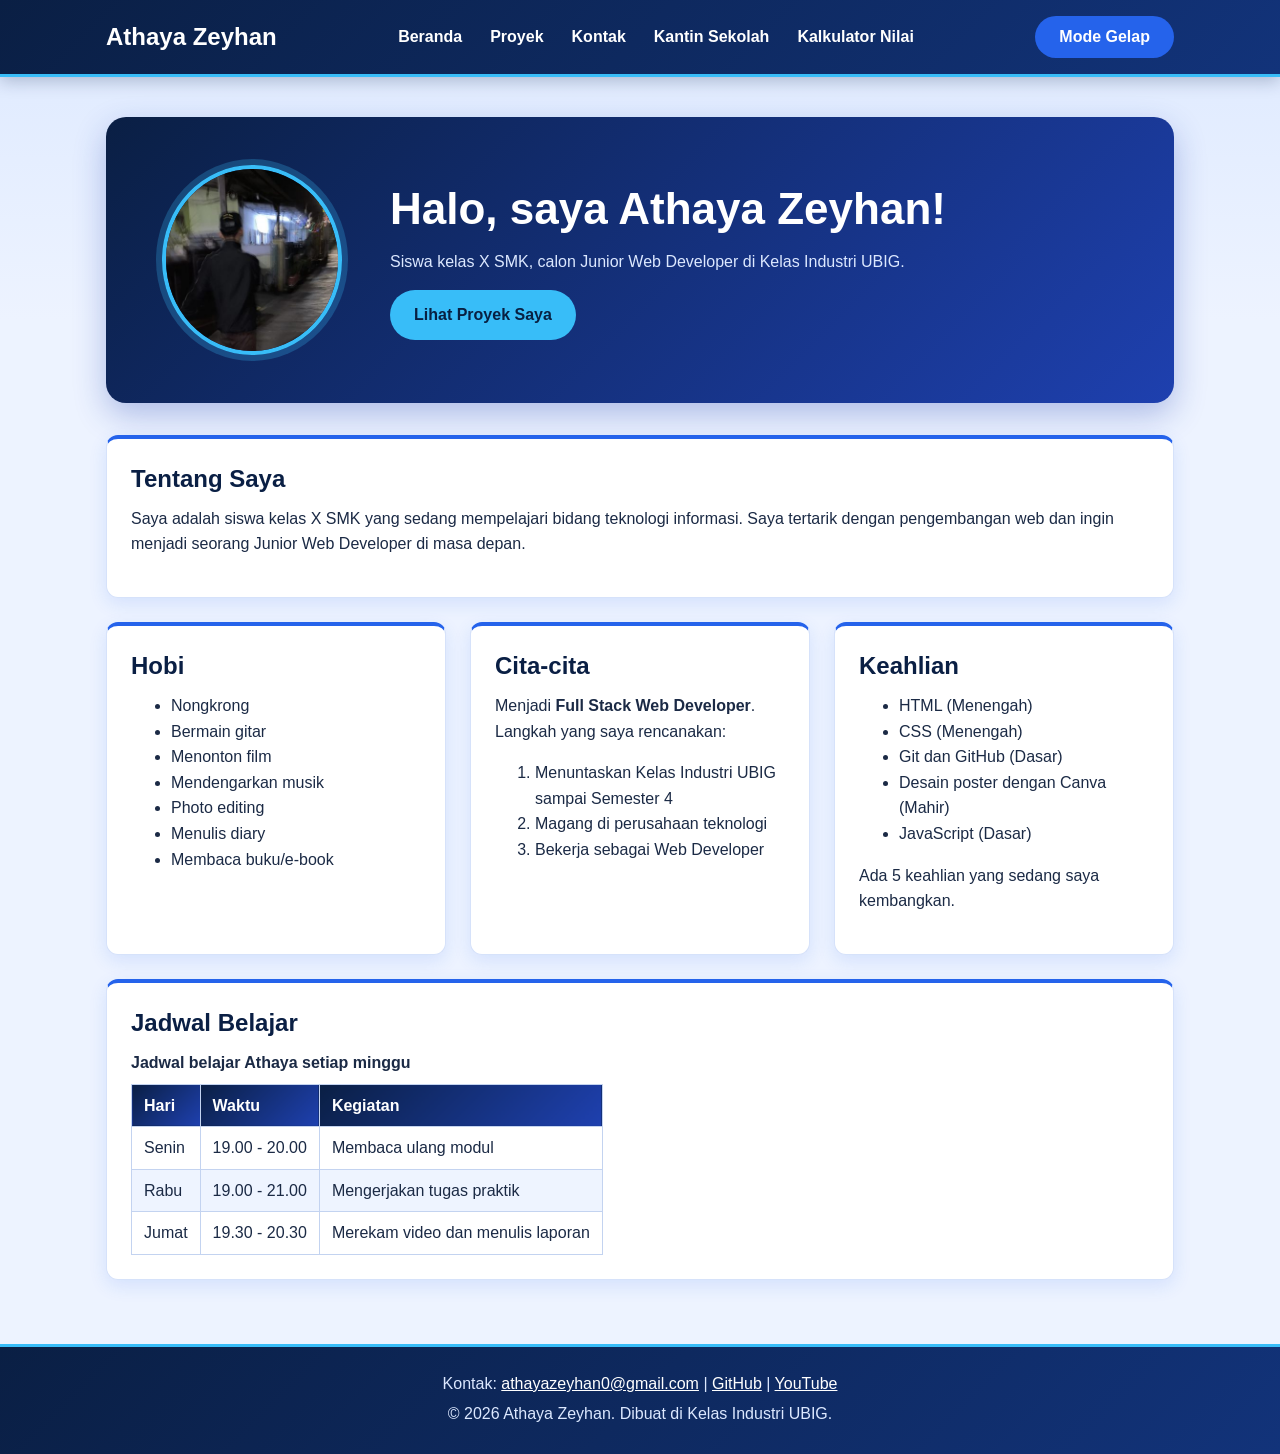
<file: index.html>
<!DOCTYPE html>
<html lang="id">
<head>
  <meta charset="UTF-8">
  <meta name="viewport" content="width=device-width, initial-scale=1.0">
  <meta name="description" content="Portofolio Athaya Zeyhan, siswa SMK dan calon Junior Web Developer. Kenali profil, keahlian HTML, CSS, JavaScript, proyek web, dan perjalanan belajar saya.">
  <meta name="author" content="Athaya Zeyhan">
  <meta name="theme-color" content="#1D3557">
  <meta property="og:type" content="profile">
  <meta property="og:locale" content="id_ID">
  <meta property="og:title" content="Athaya Zeyhan | Portofolio Web Developer Pemula">
  <meta property="og:description" content="Profil, keahlian, proyek web, dan perjalanan belajar Athaya Zeyhan di bidang pengembangan web.">
  <meta name="twitter:card" content="summary">
  <meta name="twitter:title" content="Athaya Zeyhan | Portofolio Web Developer Pemula">
  <meta name="twitter:description" content="Profil, keahlian, proyek web, dan perjalanan belajar Athaya Zeyhan di bidang pengembangan web.">
  <title>Athaya Zeyhan | Portofolio Web Developer Pemula</title>
  <link rel="icon" href="Athaya.jpeg" type="image/jpeg">
  <link rel="stylesheet" href="css/style.css">
  <script src="js/main.js" defer></script>
  <script type="application/ld+json">
    {
      "@context": "https://schema.org",
      "@type": "Person",
      "name": "Athaya Zeyhan",
      "description": "Siswa SMK yang sedang belajar pengembangan web dan bercita-cita menjadi Junior Web Developer.",
      "image": "Athaya-360.jpg",
      "sameAs": [
        "https://github.com/Athaya17",
        "https://www.youtube.com/@AthayaZeyhan-j3u"
      ],
      "knowsAbout": ["HTML", "CSS", "JavaScript", "Pengembangan web"]
    }
  </script>
</head>
<body>
  <header>
    <div class="container navbar">
      <a class="brand" href="index.html">Athaya Zeyhan</a>
      <nav class="menu-laptop" aria-label="Navigasi utama">
        <ul>
          <li><a href="index.html" aria-current="page">Beranda</a></li>
          <li><a href="proyek.html">Proyek</a></li>
          <li><a href="kontak.html">Kontak</a></li>
          <li><a href="kantinsekolah.html">Kantin Sekolah</a></li>
          <li><a href="kalkulator.html">Kalkulator Nilai</a></li>
        </ul>
      </nav>
      <!-- Tantangan: menu ponsel yang bisa dibuka-tutup -->
      <details class="menu-ponsel">
        <summary>Menu</summary>
        <nav aria-label="Navigasi utama">
          <ul>
            <li><a href="index.html" aria-current="page">Beranda</a></li>
            <li><a href="proyek.html">Proyek</a></li>
            <li><a href="kontak.html">Kontak</a></li>
            <li><a href="kantinsekolah.html">Kantin Sekolah</a></li>
            <li><a href="kalkulator.html">Kalkulator Nilai</a></li>
          </ul>
        </nav>
      </details>
      <button type="button" id="tombol-tema" aria-label="Mode Gelap: ubah tema halaman">Mode Gelap</button>
    </div>
  </header>

  <main>
    <div class="container">
      <section class="hero">
        <img src="Athaya-360.jpg" srcset="Athaya-360.jpg 360w, Athaya.jpeg 1132w" sizes="180px" alt="Foto profil Athaya Zeyhan" width="180" height="190" fetchpriority="high">
        <div>
          <h1>Halo, saya Athaya Zeyhan!</h1>
          <p>Siswa kelas X SMK, calon Junior Web Developer di Kelas Industri UBIG.</p>
          <a href="proyek.html" class="tombol">Lihat Proyek Saya</a>
        </div>
      </section>

      <section class="kartu">
        <h2>Tentang Saya</h2>
        <p>Saya adalah siswa kelas X SMK yang sedang mempelajari bidang teknologi informasi. Saya tertarik dengan pengembangan web dan ingin menjadi seorang Junior Web Developer di masa depan.</p>
      </section>

      <div class="daftar-kartu">
        <section class="kartu">
          <h2>Hobi</h2>
          <ul>
            <li>Nongkrong</li>
            <li>Bermain gitar</li>
            <li>Menonton film</li>
            <li>Mendengarkan musik</li>
            <li>Photo editing</li>
            <li>Menulis diary</li>
            <li>Membaca buku/e-book</li>
          </ul>
        </section>

        <section class="kartu">
          <h2>Cita-cita</h2>
          <p>Menjadi <strong>Full Stack Web Developer</strong>. Langkah yang saya rencanakan:</p>
          <ol>
            <li>Menuntaskan Kelas Industri UBIG sampai Semester 4</li>
            <li>Magang di perusahaan teknologi</li>
            <li>Bekerja sebagai Web Developer</li>
          </ol>
        </section>

        <section class="kartu">
          <h2>Keahlian</h2>
          <ul id="daftar-skill"></ul>
          <p id="jumlah-skill"></p>
        </section>
      </div>

      <section class="kartu">
        <h2>Jadwal Belajar</h2>
        <table>
          <caption>Jadwal belajar Athaya setiap minggu</caption>
          <thead>
            <tr>
              <th>Hari</th>
              <th>Waktu</th>
              <th>Kegiatan</th>
            </tr>
          </thead>
          <tbody>
            <tr>
              <td>Senin</td>
              <td>19.00 - 20.00</td>
              <td>Membaca ulang modul</td>
            </tr>
            <tr>
              <td>Rabu</td>
              <td>19.00 - 21.00</td>
              <td>Mengerjakan tugas praktik</td>
            </tr>
            <tr>
              <td>Jumat</td>
              <td>19.30 - 20.30</td>
              <td>Merekam video dan menulis laporan</td>
            </tr>
          </tbody>
        </table>
      </section>
    </div>
  </main>

  <footer>
    <p>Kontak: <a href="mailto:athayazeyhan0@gmail.com">athayazeyhan0@gmail.com</a> |
      <a href="https://github.com/Athaya17" target="_blank" rel="noopener noreferrer">GitHub</a> |
      <a href="https://www.youtube.com/@AthayaZeyhan-j3u" target="_blank" rel="noopener noreferrer">YouTube</a></p>
    <p>&copy; 2026 Athaya Zeyhan. Dibuat di Kelas Industri UBIG.</p>
  </footer>
</body>
</html>
</file>
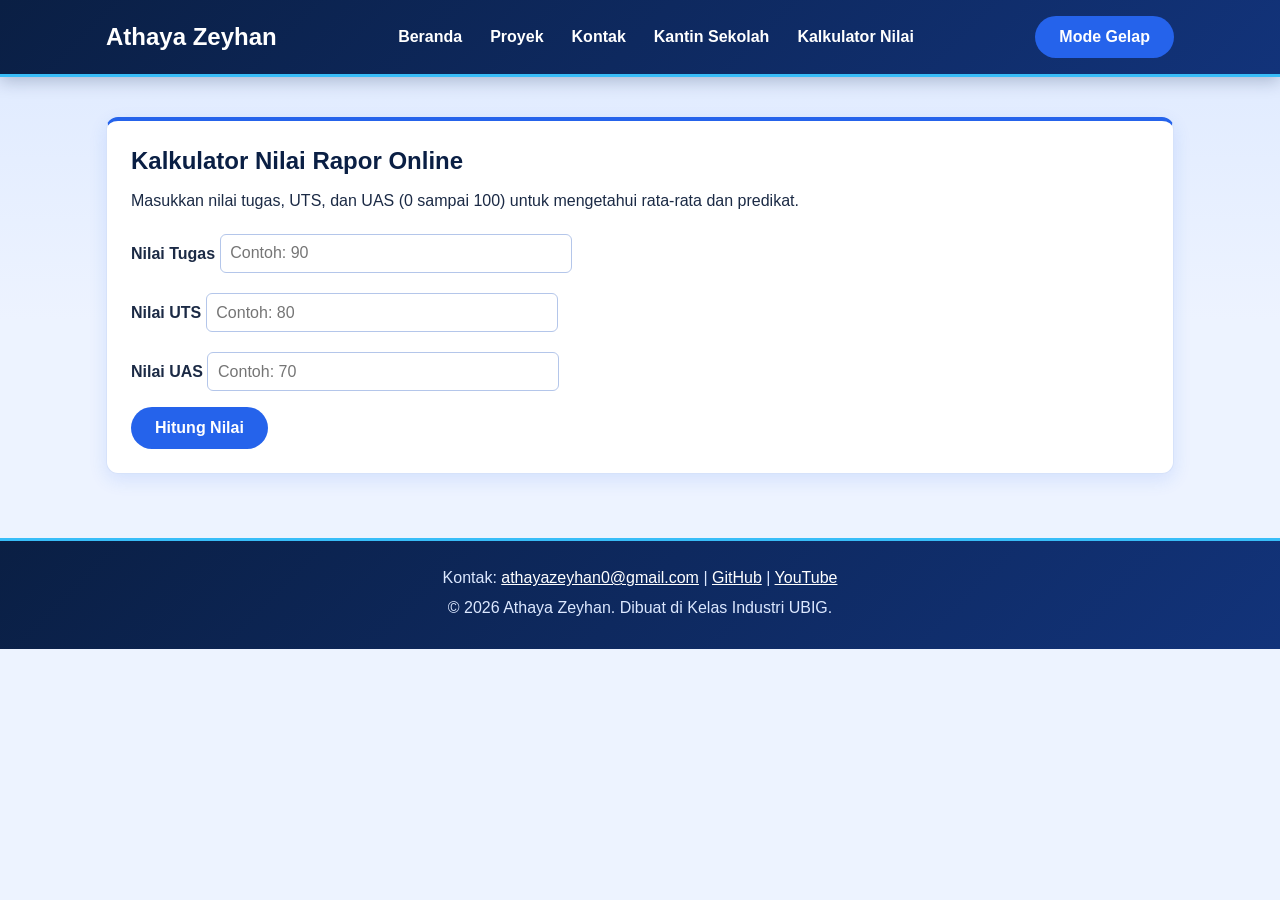
<file: kalkulator.html>
<!DOCTYPE html>
<html lang="id">
<head>
  <meta charset="UTF-8">
  <meta name="viewport" content="width=device-width, initial-scale=1.0">
  <meta name="description" content="Gunakan kalkulator nilai rapor online untuk menghitung rata-rata nilai tugas, UTS, dan UAS beserta predikatnya.">
  <meta name="author" content="Athaya Zeyhan">
  <meta name="theme-color" content="#1D3557">
  <meta property="og:type" content="website">
  <meta property="og:locale" content="id_ID">
  <meta property="og:title" content="Kalkulator Nilai Rapor Online | Athaya Zeyhan">
  <meta property="og:description" content="Hitung rata-rata nilai tugas, UTS, dan UAS serta lihat predikat nilai dengan mudah.">
  <meta name="twitter:card" content="summary">
  <meta name="twitter:title" content="Kalkulator Nilai Rapor Online | Athaya Zeyhan">
  <meta name="twitter:description" content="Hitung rata-rata nilai tugas, UTS, dan UAS serta lihat predikat nilai dengan mudah.">
  <title>Kalkulator Nilai Rapor Online | Athaya Zeyhan</title>
  <link rel="icon" href="Athaya.jpeg" type="image/jpeg">
  <link rel="stylesheet" href="css/style.css">
  <script src="js/main.js" defer></script>
  <script src="js/kalkulator.js" defer></script>
</head>
<body>
  <header>
    <div class="container navbar">
      <a class="brand" href="index.html">Athaya Zeyhan</a>
      <nav class="menu-laptop" aria-label="Navigasi utama">
        <ul>
          <li><a href="index.html">Beranda</a></li>
          <li><a href="proyek.html">Proyek</a></li>
          <li><a href="kontak.html">Kontak</a></li>
          <li><a href="kantinsekolah.html">Kantin Sekolah</a></li>
          <li><a href="kalkulator.html" aria-current="page">Kalkulator Nilai</a></li>
        </ul>
      </nav>
      <details class="menu-ponsel">
        <summary>Menu</summary>
        <nav aria-label="Navigasi utama">
          <ul>
            <li><a href="index.html">Beranda</a></li>
            <li><a href="proyek.html">Proyek</a></li>
            <li><a href="kontak.html">Kontak</a></li>
            <li><a href="kantinsekolah.html">Kantin Sekolah</a></li>
            <li><a href="kalkulator.html" aria-current="page">Kalkulator Nilai</a></li>
          </ul>
        </nav>
      </details>
      <button type="button" id="tombol-tema" aria-label="Mode Gelap: ubah tema halaman">Mode Gelap</button>
    </div>
  </header>

  <main>
    <div class="container">
      <section class="kartu kontak-card">
        <h1>Kalkulator Nilai Rapor Online</h1>
        <p class="pengantar">Masukkan nilai tugas, UTS, dan UAS (0 sampai 100) untuk mengetahui rata-rata dan predikat.</p>

        <form id="form-kalkulator">
          <div class="form-grid">
            <p class="form-field">
              <label for="tugas">Nilai Tugas</label>
              <input type="number" id="tugas" name="tugas" min="0" max="100" step="any" placeholder="Contoh: 90" required>
            </p>
            <p class="form-field">
              <label for="uts">Nilai UTS</label>
              <input type="number" id="uts" name="uts" min="0" max="100" step="any" placeholder="Contoh: 80" required>
            </p>
            <p class="form-field">
              <label for="uas">Nilai UAS</label>
              <input type="number" id="uas" name="uas" min="0" max="100" step="any" placeholder="Contoh: 70" required>
            </p>
          </div>
          <button type="submit">Hitung Nilai</button>
          <p class="form-status" id="hasil-kalkulator" aria-live="polite" hidden></p>
        </form>
      </section>
    </div>
  </main>

  <footer>
    <p>Kontak: <a href="mailto:athayazeyhan0@gmail.com">athayazeyhan0@gmail.com</a> |
      <a href="https://github.com/Athaya17" target="_blank" rel="noopener noreferrer">GitHub</a> |
      <a href="https://youtube.com/@ilham1212-j1l?si=qXObnCH-qGrHHFki" target="_blank" rel="noopener noreferrer">YouTube</a></p>
    <p>&copy; 2026 Athaya Zeyhan. Dibuat di Kelas Industri UBIG.</p>
  </footer>
</body>
</html>
</file>
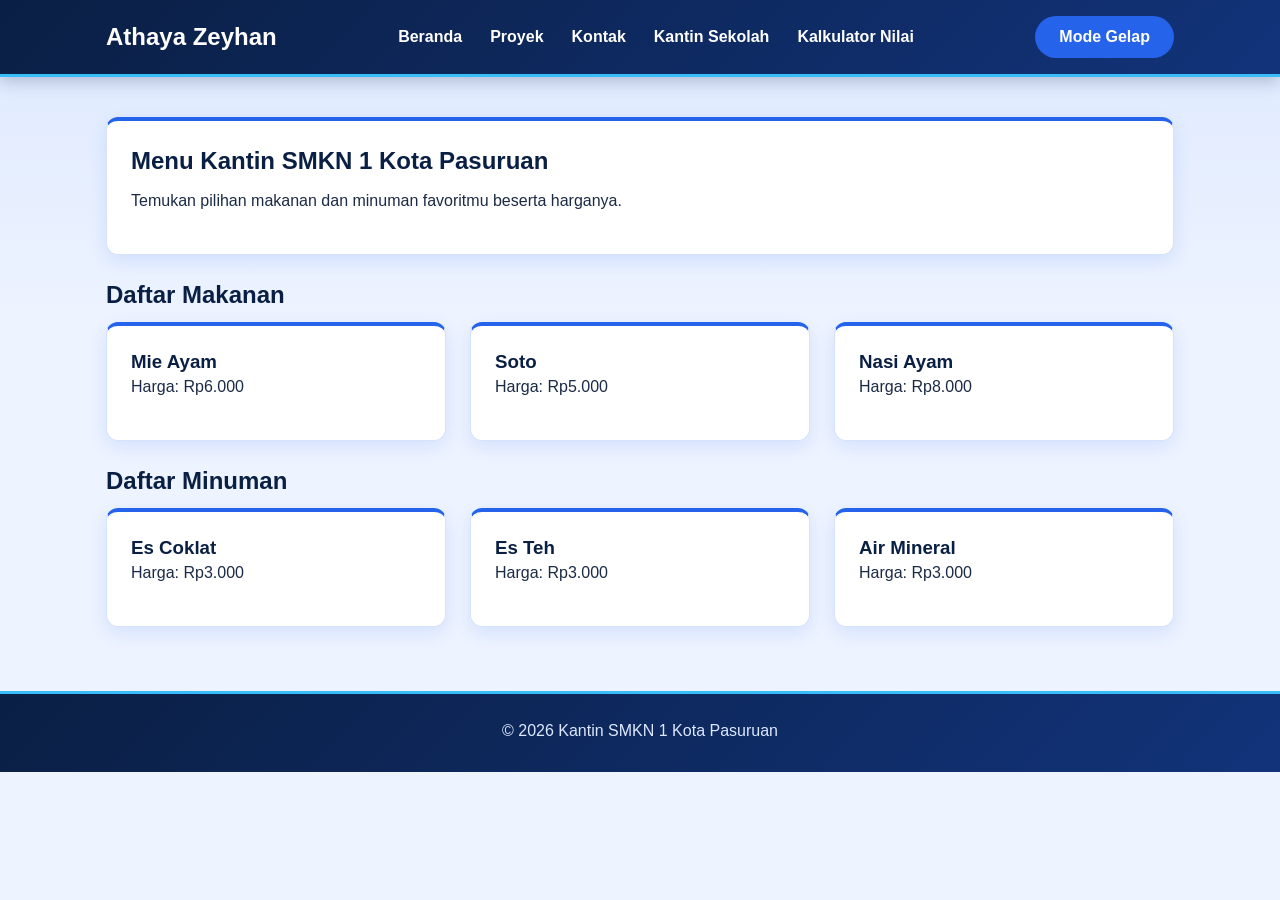
<file: kantinsekolah.html>
<!DOCTYPE html>
<html lang="id">
<head>
    <meta charset="UTF-8">
    <meta name="viewport" content="width=device-width, initial-scale=1.0">
    <meta name="description" content="Lihat daftar makanan dan minuman beserta harga di kantin sekolah SMKN 1 Kota Pasuruan.">
    <meta name="author" content="Athaya Zeyhan">
    <meta name="theme-color" content="#1D3557">
    <meta property="og:type" content="website">
    <meta property="og:locale" content="id_ID">
    <meta property="og:title" content="Menu Kantin Sekolah | SMKN 1 Kota Pasuruan">
    <meta property="og:description" content="Daftar pilihan makanan dan minuman di kantin SMKN 1 Kota Pasuruan.">
    <meta name="twitter:card" content="summary">
    <meta name="twitter:title" content="Menu Kantin Sekolah | SMKN 1 Kota Pasuruan">
    <meta name="twitter:description" content="Daftar pilihan makanan dan minuman di kantin SMKN 1 Kota Pasuruan.">
    <title>Menu Kantin Sekolah | SMKN 1 Kota Pasuruan</title>
    <link rel="icon" href="Athaya.jpeg" type="image/jpeg">
    <link rel="stylesheet" href="css/style.css">
    <script src="js/latihan.js" defer></script>
    <script src="js/logika.js" defer></script>
    <script src="js/main.js" defer></script>
</head>
<body>

    <header>
        <div class="container navbar">
            <a class="brand" href="index.html">Athaya Zeyhan</a>
            <nav class="menu-laptop" aria-label="Navigasi utama">
                <ul>
                    <li><a href="index.html">Beranda</a></li>
                    <li><a href="proyek.html">Proyek</a></li>
                    <li><a href="kontak.html">Kontak</a></li>
                    <li><a href="kantinsekolah.html" aria-current="page">Kantin Sekolah</a></li>
                    <li><a href="kalkulator.html">Kalkulator Nilai</a></li>
                </ul>
            </nav>
            <details class="menu-ponsel">
                <summary>Menu</summary>
                <nav aria-label="Navigasi utama">
                    <ul>
                        <li><a href="index.html">Beranda</a></li>
                        <li><a href="proyek.html">Proyek</a></li>
                        <li><a href="kontak.html">Kontak</a></li>
                        <li><a href="kantinsekolah.html" aria-current="page">Kantin Sekolah</a></li>
                        <li><a href="kalkulator.html">Kalkulator Nilai</a></li>
                    </ul>
                </nav>
            </details>
            <button type="button" id="tombol-tema" aria-label="Mode Gelap: ubah tema halaman">Mode Gelap</button>
        </div>
    </header>

    <main>
        <div class="container">
            <section class="kartu">
                <h1>Menu Kantin SMKN 1 Kota Pasuruan</h1>
                <p>Temukan pilihan makanan dan minuman favoritmu beserta harganya.</p>
            </section>

            <section>
                <h2>Daftar Makanan</h2>
                <div class="daftar-kartu">
                    <article class="kartu">
                        <h3>Mie Ayam</h3>
                        <p>Harga: Rp6.000</p>
                    </article>
                    <article class="kartu">
                        <h3>Soto</h3>
                        <p>Harga: Rp5.000</p>
                    </article>
                    <article class="kartu">
                        <h3>Nasi Ayam</h3>
                        <p>Harga: Rp8.000</p>
                    </article>
                </div>
            </section>

            <section>
                <h2>Daftar Minuman</h2>
                <div class="daftar-kartu">
                    <article class="kartu">
                        <h3>Es Coklat</h3>
                        <p>Harga: Rp3.000</p>
                    </article>
                    <article class="kartu">
                        <h3>Es Teh</h3>
                        <p>Harga: Rp3.000</p>
                    </article>
                    <article class="kartu">
                        <h3>Air Mineral</h3>
                        <p>Harga: Rp3.000</p>
                    </article>
                </div>
            </section>
        </div>
    </main>

    <footer>
        <p>&copy; 2026 Kantin SMKN 1 Kota Pasuruan</p>
    </footer>

</body>
</html>
</file>
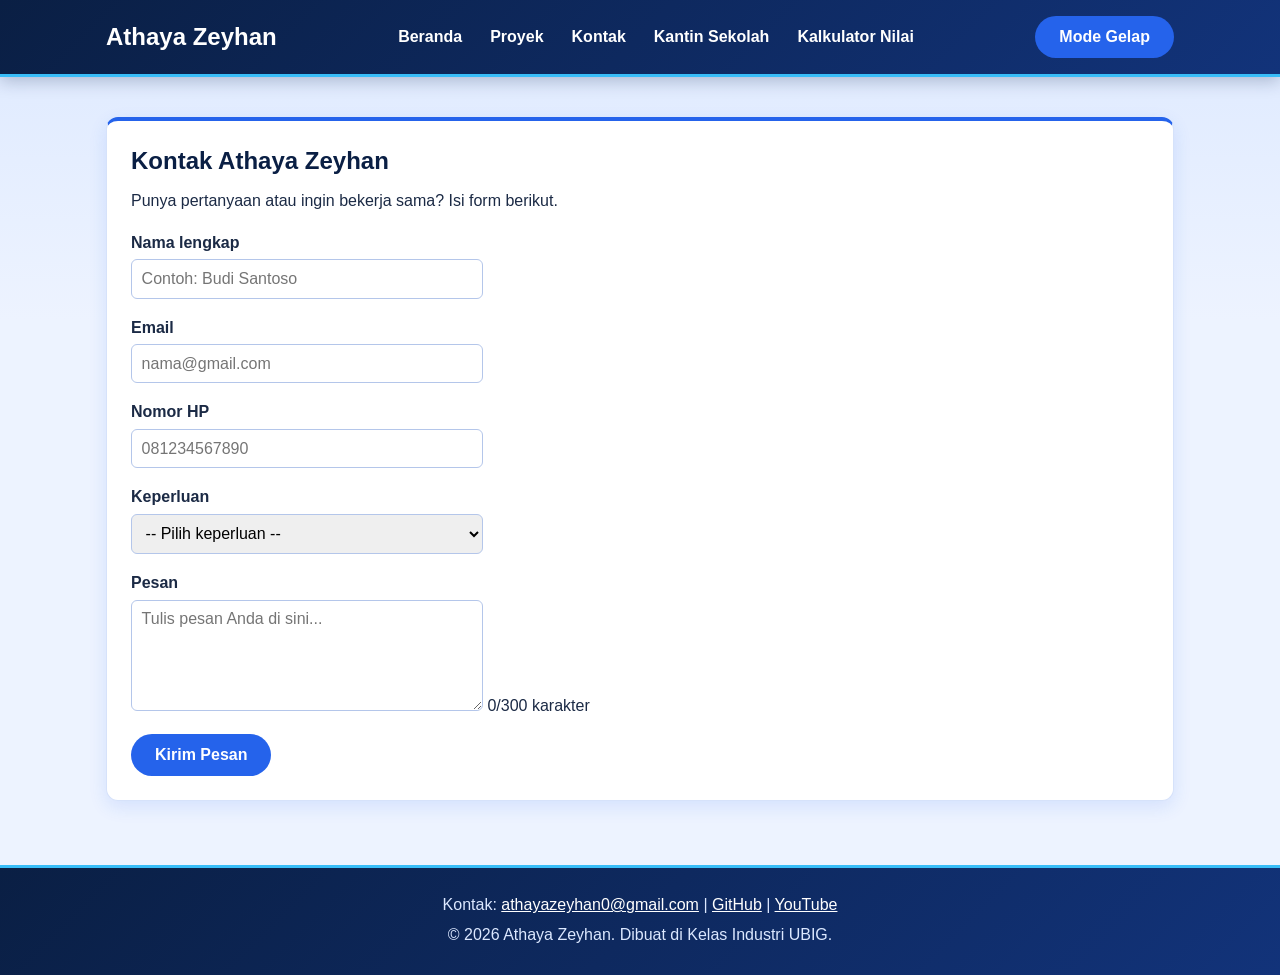
<file: kontak.html>
<!DOCTYPE html>
<html lang="id">
<head>
  <meta charset="UTF-8">
  <meta name="viewport" content="width=device-width, initial-scale=1.0">
  <meta name="description" content="Hubungi Athaya Zeyhan untuk bertanya, berdiskusi, atau membicarakan kerja sama proyek website melalui formulir kontak.">
  <meta name="author" content="Athaya Zeyhan">
  <meta name="theme-color" content="#1D3557">
  <meta property="og:type" content="website">
  <meta property="og:locale" content="id_ID">
  <meta property="og:title" content="Kontak Athaya Zeyhan | Pertanyaan dan Kerja Sama">
  <meta property="og:description" content="Kirim pertanyaan atau ajukan kerja sama proyek website kepada Athaya Zeyhan.">
  <meta name="twitter:card" content="summary">
  <meta name="twitter:title" content="Kontak Athaya Zeyhan | Pertanyaan dan Kerja Sama">
  <meta name="twitter:description" content="Kirim pertanyaan atau ajukan kerja sama proyek website kepada Athaya Zeyhan.">
  <title>Kontak Athaya Zeyhan | Pertanyaan dan Kerja Sama</title>
  <link rel="icon" href="img/foto-profil.png">
  <link rel="stylesheet" href="css/style.css">
</head>
<body>
  <header>
    <div class="container navbar">
      <a class="brand" href="index.html">Athaya Zeyhan</a>
      <nav class="menu-laptop" aria-label="Navigasi utama">
        <ul>
          <li><a href="index.html">Beranda</a></li>
          <li><a href="proyek.html">Proyek</a></li>
          <li><a href="kontak.html" aria-current="page">Kontak</a></li>
          <li><a href="kantinsekolah.html">Kantin Sekolah</a></li>
          <li><a href="kalkulator.html">Kalkulator Nilai</a></li>
        </ul>
      </nav>
      <!-- Tantangan: menu ponsel yang bisa dibuka-tutup -->
      <details class="menu-ponsel">
        <summary>Menu</summary>
        <nav aria-label="Navigasi utama">
          <ul>
            <li><a href="index.html">Beranda</a></li>
            <li><a href="proyek.html">Proyek</a></li>
            <li><a href="kontak.html" aria-current="page">Kontak</a></li>
            <li><a href="kantinsekolah.html">Kantin Sekolah</a></li>
            <li><a href="kalkulator.html">Kalkulator Nilai</a></li>
          </ul>
        </nav>
      </details>
      <button type="button" id="tombol-tema" aria-label="Mode Gelap: ubah tema halaman">Mode Gelap</button>
    </div>
  </header>

  <main>
    <div class="container">
      <section class="kartu">
        <h1>Kontak Athaya Zeyhan</h1>
        <p>Punya pertanyaan atau ingin bekerja sama? Isi form berikut.</p>

        <form>
          <p>
            <label for="nama">Nama lengkap</label><br>
            <input type="text" id="nama" name="nama" placeholder="Contoh: Budi Santoso" required>
          </p>
          <p>
            <label for="email">Email</label><br>
            <input type="email" id="email" name="email" placeholder="nama@gmail.com" required>
          </p>
          <p>
            <label for="hp">Nomor HP</label><br>
            <input type="tel" id="hp" name="hp" placeholder="081234567890" required>
          </p>
          <p>
            <label for="keperluan">Keperluan</label><br>
            <select id="keperluan" name="keperluan" required>
              <option value="">-- Pilih keperluan --</option>
              <option value="bertanya">Bertanya</option>
              <option value="kerja-sama">Kerja sama proyek</option>
              <option value="lainnya">Lainnya</option>
            </select>
          </p>
          <p>
            <label for="pesan">Pesan</label><br>
            <textarea id="pesan" name="pesan" rows="5" cols="40" maxlength="300" placeholder="Tulis pesan Anda di sini..." required></textarea>
            <span id="hitung-karakter" aria-live="polite">0/300 karakter</span>
          </p>
          <button type="submit">Kirim Pesan</button>
        </form>
      </section>
    </div>
  </main>

  <footer>
    <p>Kontak: <a href="mailto:athayazeyhan0@gmail.com">athayazeyhan0@gmail.com</a> |
      <a href="https://github.com/Athaya17" target="_blank" rel="noopener noreferrer">GitHub</a> |
      <a href="https://www.youtube.com/@AthayaZeyhan-j3u" target="_blank" rel="noopener noreferrer">YouTube</a></p>
    <p>&copy; 2026 Athaya Zeyhan. Dibuat di Kelas Industri UBIG.</p>
  </footer>
  <script src="js/main.js"></script>
</body>
</html>
</file>
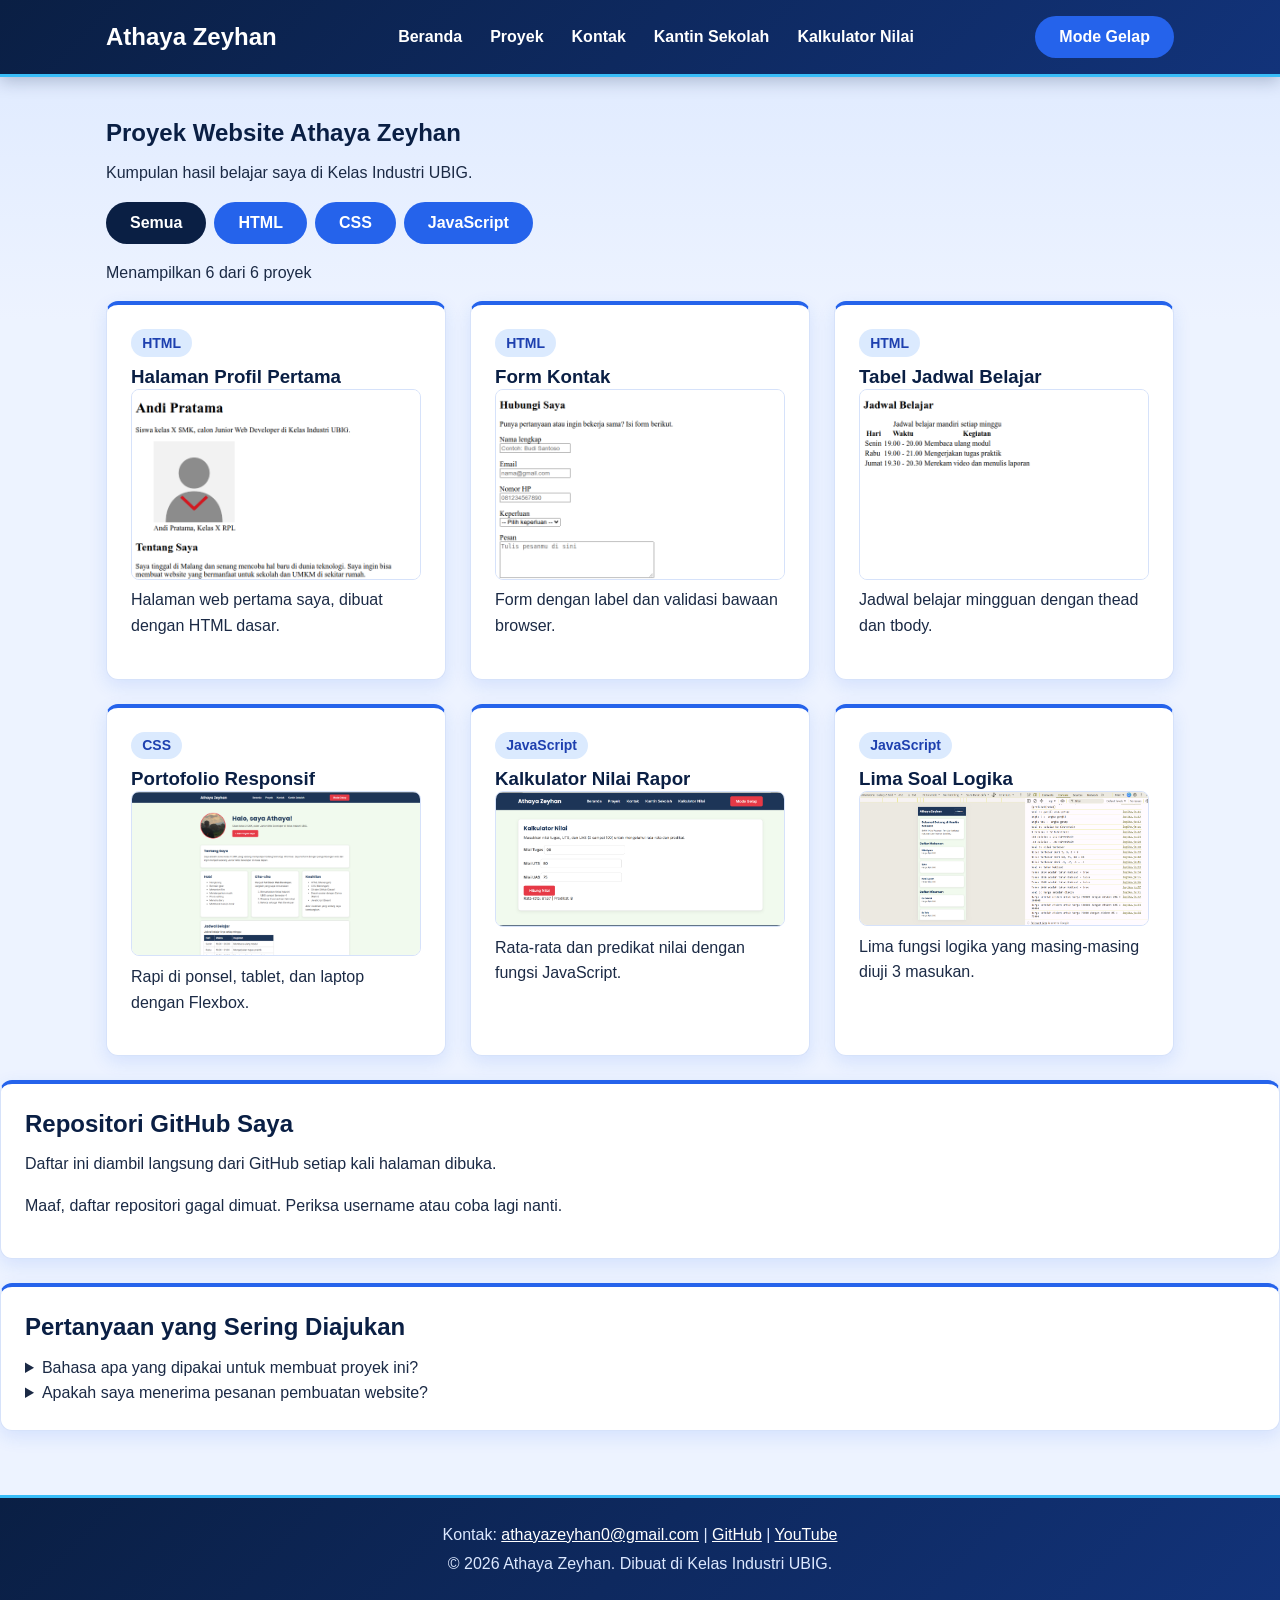
<file: proyek.html>
<!DOCTYPE html>
<html lang="id">
<head>
  <meta charset="UTF-8">
  <meta name="viewport" content="width=device-width, initial-scale=1.0">
  <meta name="description" content="Jelajahi proyek website Athaya Zeyhan yang dibuat dengan HTML, CSS, dan JavaScript, serta lihat proses belajar dan repositori GitHub.">
  <meta name="author" content="Athaya Zeyhan">
  <meta name="theme-color" content="#1D3557">
  <meta property="og:type" content="website">
  <meta property="og:locale" content="id_ID">
  <meta property="og:title" content="Proyek Web Athaya Zeyhan | HTML, CSS & JavaScript">
  <meta property="og:description" content="Kumpulan proyek website Athaya Zeyhan menggunakan HTML, CSS, dan JavaScript.">
  <meta name="twitter:card" content="summary">
  <meta name="twitter:title" content="Proyek Web Athaya Zeyhan | HTML, CSS & JavaScript">
  <meta name="twitter:description" content="Kumpulan proyek website Athaya Zeyhan menggunakan HTML, CSS, dan JavaScript.">
  <title>Proyek Web Athaya Zeyhan | HTML, CSS &amp; JavaScript</title>
  <link rel="icon" href="Athaya.jpeg" type="image/jpeg">
  <link rel="stylesheet" href="css/style.css">
</head>
<body>
  <header>
    <div class="container navbar">
      <a class="brand" href="index.html">Athaya Zeyhan</a>
      <nav class="menu-laptop" aria-label="Navigasi utama">
        <ul>
          <li><a href="index.html">Beranda</a></li>
          <li><a href="proyek.html" aria-current="page">Proyek</a></li>
          <li><a href="kontak.html">Kontak</a></li>
          <li><a href="kantinsekolah.html">Kantin Sekolah</a></li>
          <li><a href="kalkulator.html">Kalkulator Nilai</a></li>
        </ul>
      </nav>
      <!-- Tantangan: menu ponsel yang bisa dibuka-tutup -->
      <details class="menu-ponsel">
        <summary>Menu</summary>
        <nav aria-label="Navigasi utama">
          <ul>
            <li><a href="index.html">Beranda</a></li>
            <li><a href="proyek.html" aria-current="page">Proyek</a></li>
            <li><a href="kontak.html">Kontak</a></li>
            <li><a href="kantinsekolah.html">Kantin Sekolah</a></li>
            <li><a href="kalkulator.html">Kalkulator Nilai</a></li>
          </ul>
        </nav>
      </details>
      <button type="button" id="tombol-tema" aria-label="Mode Gelap: ubah tema halaman">Mode Gelap</button>
    </div>
  </header>

  <main>
    <div class="container">
      <section>
        <h1>Proyek Website Athaya Zeyhan</h1>
        <p>Kumpulan hasil belajar saya di Kelas Industri UBIG.</p>

        <div class="filter" aria-label="Filter kategori proyek">
          <button type="button" class="tombol-filter aktif" id="filter-semua">Semua</button>
          <button type="button" class="tombol-filter" id="filter-html">HTML</button>
          <button type="button" class="tombol-filter" id="filter-css">CSS</button>
          <button type="button" class="tombol-filter" id="filter-javascript">JavaScript</button>
        </div>
        <p id="jumlah-proyek" aria-live="polite"></p>
        <div class="daftar-kartu" id="daftar-proyek"></div>
    </div>
      </section>

      <section class="kartu">
        <h2>Repositori GitHub Saya</h2>
          <p>Daftar ini diambil langsung dari GitHub setiap kali halaman dibuka.</p>
          <p id="status-repo"></p>
        <ul id="daftar-repo"></ul>
      </section>

      <!-- FAQ dengan details dan summary -->
      <section class="kartu">
        <h2>Pertanyaan yang Sering Diajukan</h2>
        <details>
          <summary>Bahasa apa yang dipakai untuk membuat proyek ini?</summary>
          <p>Proyek di halaman ini dibuat dengan HTML, CSS, dan JavaScript. Pilih tombol kategori di atas untuk melihat proyek per bahasa.</p>
        </details>
        <details>
          <summary>Apakah saya menerima pesanan pembuatan website?</summary>
          <p>Belum, saya masih belajar. Namun kamu tetap boleh menghubungi saya melalui halaman Kontak.</p>
        </details>
      </section>
    </div>
  </main>

  <footer>
    <p>Kontak: <a href="mailto:athayazeyhan0@gmail.com">athayazeyhan0@gmail.com</a> |
      <a href="https://github.com/Athaya17" target="_blank" rel="noopener noreferrer">GitHub</a> |
      <a href="https://www.youtube.com/@AthayaZeyhan-j3u" target="_blank" rel="noopener noreferrer">YouTube</a></p>
    <p>&copy; 2026 Athaya Zeyhan. Dibuat di Kelas Industri UBIG.</p>
  </footer>
  <script src="js/main.js" defer></script>
</body>
</html>
</file>
<file: css/style.css>
/* Gaya portofolio Athaya Zeyhan
   Tema: biru gelap modern dengan aksen biru listrik dan cyan
   Mode terang : #0A1F44 (navy), #2563EB (biru aksen), #38BDF8 (cyan), #EDF3FF (latar)
   Mode gelap  : #07122A (latar), #0E1E3F (kartu), #7DD3FC (tautan), #38BDF8 (cyan)
   Huruf: Poppins (judul), Inter (isi)
   Tata letak: mobile first, titik ubah 768px (tablet) dan 1024px (laptop) */

/* 1. Reset */
* {
  box-sizing: border-box;
  margin: 0;
}

img {
  max-width: 100%;
  height: auto;
}

/* 2. Dasar halaman: warna dan huruf */
body {
  font-family: Arial, Helvetica, sans-serif;
  font-size: 1rem;
  line-height: 1.6;
  color: #1B2A45;
  background-color: #EDF3FF;
  background-image: linear-gradient(180deg, #DDE9FF 0%, #EDF3FF 320px);
  background-repeat: no-repeat;
}

h1, h2, h3 {
  font-family: Arial, Helvetica, sans-serif;
  color: #0A1F44;
  line-height: 1.3;
}

h2 {
  margin-bottom: 0.75rem;
}

p, ul, ol {
  margin-bottom: 1rem;
}

a {
  color: #1D4ED8;
}

/* 3. Wadah, header, dan menu */
.container {
  max-width: 1100px;
  margin: 0 auto;
  padding: 0 1rem;
}

header {
  background-color: #0A1F44;
  background-image: linear-gradient(135deg, #0A1F44 0%, #12337A 100%);
  color: #FFFFFF;
  padding: 1rem 0;
  border-bottom: 3px solid #38BDF8;
  box-shadow: 0 4px 16px rgba(10, 31, 68, 0.25);
}

.brand {
  display: inline-block;
  color: #FFFFFF;
  font-size: 1.5rem;
  font-weight: 700;
  text-decoration: none;
}

main h1 {
  margin-bottom: 0.75rem;
}

.navbar {
  display: flex;
  flex-wrap: wrap;
  justify-content: space-between;
  align-items: center;
  gap: 0.5rem;
}

nav ul {
  display: flex;
  gap: 0.25rem;
  padding: 0;
  margin: 0;
  list-style: none;
}

nav a {
  display: inline-block;
  padding: 0.5rem 0.75rem;
  border-radius: 6px;
  color: #FFFFFF;
  font-weight: 600;
  text-decoration: none;
  transition: background-color 0.2s;
}

nav a:hover {
  background-color: rgba(255, 255, 255, 0.16);
}

a:focus-visible,
button:focus-visible,
summary:focus-visible,
input:focus-visible,
select:focus-visible,
textarea:focus-visible {
  outline: 3px solid #2563EB;
  outline-offset: 3px;
}

header a:focus-visible,
header summary:focus-visible,
.hero a:focus-visible,
footer a:focus-visible {
  outline-color: #7DD3FC;
}

/* Tantangan: menu ponsel buka-tutup dengan details */
.menu-laptop {
  display: none;
}

.menu-ponsel summary {
  padding: 0.5rem 0.75rem;
  border: 1px solid #7DD3FC;
  border-radius: 6px;
  font-weight: 600;
  cursor: pointer;
}

.menu-ponsel ul {
  flex-direction: column;
  margin-top: 0.5rem;
}

/* 4. Isi utama, hero, dan kartu */
main {
  padding: 1.5rem 0;
}

.hero {
  display: flex;
  flex-direction: column;
  align-items: center;
  gap: 1.5rem;
  margin-bottom: 2rem;
  padding: 2rem 1.25rem;
  border-radius: 20px;
  background-color: #0A1F44;
  background-image: linear-gradient(135deg, #0A1F44 0%, #1E40AF 100%);
  box-shadow: 0 12px 32px rgba(30, 64, 175, 0.30);
  color: #DCE8FF;
  text-align: center;
}

.hero img {
  border: 4px solid #38BDF8;
  border-radius: 50%;
  box-shadow: 0 0 0 6px rgba(56, 189, 248, 0.25);
}

.hero h1 {
  color: #FFFFFF;
  font-size: 2rem;
}

.hero a {
  color: #7DD3FC;
}

.tombol {
  display: inline-block;
  padding: 0.75rem 1.5rem;
  border-radius: 999px;
  background-color: #2563EB;
  color: #FFFFFF;
  font-weight: 600;
  text-decoration: none;
  transition: background-color 0.2s, transform 0.2s;
}

.tombol:hover {
  background-color: #1D4ED8;
  transform: translateY(-2px);
}

.hero .tombol {
  background-color: #38BDF8;
  color: #082042;
}

.hero .tombol:hover {
  background-color: #7DD3FC;
}

.kartu {
  background-color: #FFFFFF;
  padding: 1rem;
  margin-bottom: 1.5rem;
  border: 1px solid #D6E2FA;
  border-top: 4px solid #2563EB;
  border-radius: 12px;
  box-shadow: 0 6px 18px rgba(37, 99, 235, 0.12);
  transition: transform 0.2s, box-shadow 0.2s;
}

.kartu:hover {
  transform: translateY(-4px);
  box-shadow: 0 12px 28px rgba(37, 99, 235, 0.22);
}

.filter {
  display: flex;
  flex-wrap: wrap;
  gap: 0.5rem;
  margin-bottom: 1rem;
}

.tombol-filter.aktif {
  background-color: #0A1F44;
}

.label {
  display: inline-block;
  margin-bottom: 0.5rem;
  padding: 0.15rem 0.7rem;
  border-radius: 999px;
  background-color: #DBEAFE;
  color: #1E40AF;
  font-size: 0.875rem;
  font-weight: 700;
}

.daftar-kartu {
  display: flex;
  flex-wrap: wrap;
  gap: 1.5rem;
  margin-bottom: 1.5rem;
}

.daftar-kartu .kartu {
  flex: 1 1 280px;
  margin-bottom: 0;
}

article img {
  border-radius: 8px;
  border: 1px solid #D6E2FA;
}

/* 5. Tabel */
table {
  border-collapse: collapse;
}

caption {
  font-weight: 600;
  text-align: left;
  margin-bottom: 0.5rem;
}

th, td {
  border: 1px solid #C3D3F0;
  padding: 0.5rem 0.75rem;
  text-align: left;
}

th {
  background-color: #0A1F44;
  background-image: linear-gradient(135deg, #0A1F44 0%, #1E40AF 100%);
  color: #FFFFFF;
}

tbody tr:nth-child(even) {
  background-color: #EEF4FF;
}

/* 6. Form */
label {
  font-weight: 600;
}

input, select, textarea {
  width: 100%;
  max-width: 22rem;
  padding: 0.6rem;
  margin-top: 0.25rem;
  border: 1px solid #B4C6EA;
  border-radius: 6px;
  font-family: inherit;
  font-size: 1rem;
}

button {
  padding: 0.75rem 1.5rem;
  border: none;
  border-radius: 999px;
  background-color: #2563EB;
  color: #FFFFFF;
  font-family: inherit;
  font-size: 1rem;
  font-weight: 600;
  cursor: pointer;
  transition: background-color 0.2s, transform 0.2s;
}

button:hover {
  background-color: #1D4ED8;
  transform: translateY(-2px);
}

/* 7. Footer */
footer {
  background-color: #0A1F44;
  background-image: linear-gradient(135deg, #0A1F44 0%, #12337A 100%);
  color: #DCE8FF;
  text-align: center;
  padding: 1.5rem;
  border-top: 3px solid #38BDF8;
}

footer p {
  margin-bottom: 0.25rem;
}

footer a {
  color: #FFFFFF;
}

/* 8. Tablet: lebar layar 768px ke atas */
@media (min-width: 768px) {
  .menu-laptop {
    display: block;
  }

  .menu-ponsel {
    display: none;
  }

  .hero {
    flex-direction: row;
    padding: 2.5rem 2.5rem;
    text-align: left;
  }

  .kartu {
    padding: 1.5rem;
  }
}

/* 9. Laptop: lebar layar 1024px ke atas */
@media (min-width: 1024px) {
  main {
    padding: 2.5rem 0;
  }

  .hero {
    gap: 3rem;
    padding: 3rem 3.5rem;
  }

  .hero h1 {
    font-size: 2.75rem;
  }
}

/* 10. Mode gelap (biru gelap) */
body.gelap {
  color: #D5E2F7;
  background-color: #07122A;
  background-image: linear-gradient(180deg, #0C1B3D 0%, #07122A 320px);
}

body.gelap h1,
body.gelap h2,
body.gelap h3 {
  color: #F1F6FF;
}

body.gelap a {
  color: #7DD3FC;
}

body.gelap header,
body.gelap footer {
  background-color: #050D1F;
  background-image: linear-gradient(135deg, #050D1F 0%, #0B1B3D 100%);
}

body.gelap header {
  box-shadow: 0 4px 16px rgba(0, 0, 0, 0.5);
}

body.gelap .brand,
body.gelap nav a,
body.gelap footer a {
  color: #FFFFFF;
}

body.gelap footer {
  color: #B8CCEA;
}

body.gelap nav a:hover {
  background-color: rgba(125, 211, 252, 0.18);
}

body.gelap .hero {
  background-color: #0B1B3D;
  background-image: linear-gradient(135deg, #0B1B3D 0%, #1B3A8A 100%);
  border: 1px solid #2B4C99;
  box-shadow: 0 12px 32px rgba(0, 0, 0, 0.45);
}

body.gelap .hero h1 {
  color: #FFFFFF;
}

body.gelap .hero a {
  color: #7DD3FC;
}

body.gelap .tombol,
body.gelap button {
  background-color: #2563EB;
  color: #FFFFFF;
}

body.gelap .tombol:hover,
body.gelap button:hover {
  background-color: #3B82F6;
}

body.gelap .hero .tombol {
  background-color: #38BDF8;
  color: #082042;
}

body.gelap .hero .tombol:hover {
  background-color: #7DD3FC;
}

body.gelap .tombol-filter.aktif {
  background-color: #38BDF8;
  color: #082042;
}

body.gelap .label {
  background-color: #1E3A8A;
  color: #BFDBFE;
}

body.gelap .kartu {
  background-color: #0E1E3F;
  border-color: #1E3A72;
  border-top-color: #38BDF8;
  box-shadow: 0 6px 18px rgba(0, 0, 0, 0.40);
}

body.gelap .kartu:hover {
  box-shadow: 0 12px 28px rgba(56, 189, 248, 0.20);
}

body.gelap article img {
  border-color: #1E3A72;
}

body.gelap th,
body.gelap td {
  border-color: #2B4572;
}

body.gelap th {
  background-color: #1B3A8A;
  background-image: none;
}

body.gelap tbody tr:nth-child(even) {
  background-color: #0F2145;
}

body.gelap input,
body.gelap select,
body.gelap textarea {
  background-color: #0B1A38;
  color: #E6EEFA;
  border-color: #2B4572;
}

body.gelap a:focus-visible,
body.gelap button:focus-visible,
body.gelap summary:focus-visible,
body.gelap input:focus-visible,
body.gelap select:focus-visible,
body.gelap textarea:focus-visible {
  outline-color: #7DD3FC;
}
</file>
